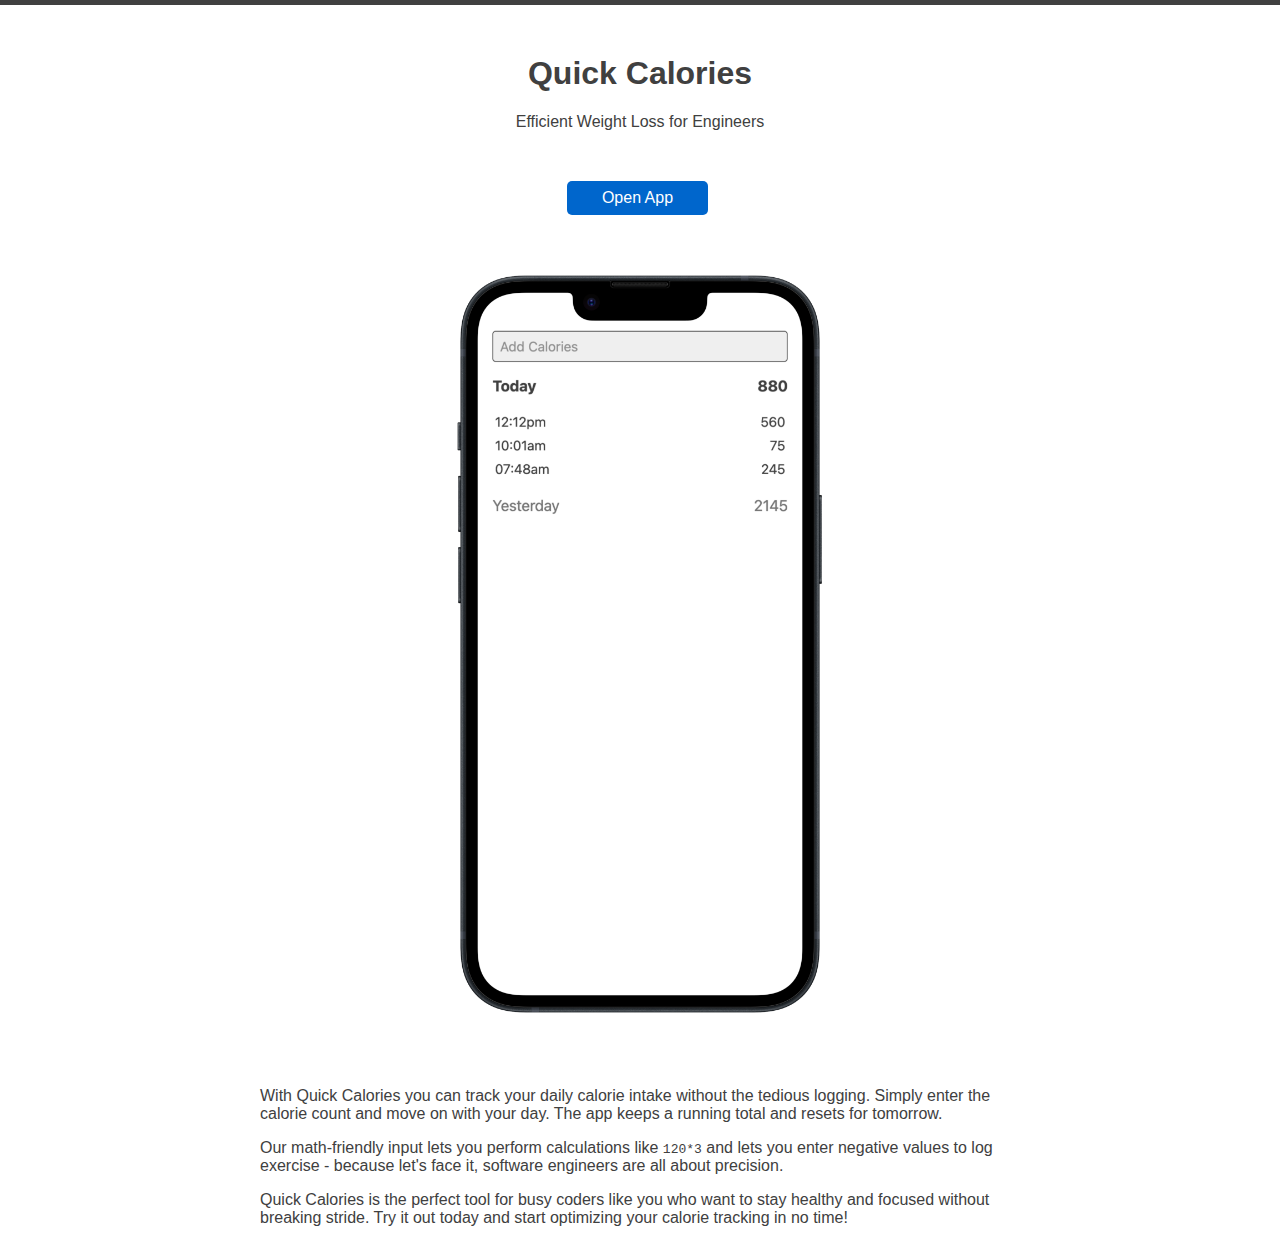
<file: index.html>
<!DOCTYPE html>

<head>

    <title>Quick Calories</title>

    <link rel="stylesheet" type="text/css" href="neat.css">
    <link rel="stylesheet" type="text/css" href="custom.css">

    <meta name="viewport" content="width=device-width, initial-scale=1.0">

</head>

<body>

    <h1 class="hero center">Quick Calories</h1>

    <p class="center">Efficient Weight Loss for Engineers</p>

    <div class="center" style="margin-top: 50px; margin-bottom: 50px;">
        <a href="https://calories.joeldare.com/app" class="button main" target="_blank">Open App</a>
    </div>

    <img src="calories.png">

    <p style="margin-top: 4rem;">With Quick Calories you can track your daily calorie intake without the tedious logging. Simply enter the calorie count and move on with your day. The app keeps a running total and resets for tomorrow.</p>

    <p>Our math-friendly input lets you perform calculations like <code>120*3</code> and lets you enter negative values to log exercise - because let's face it, software engineers are all about precision.</p>
    
    <p>Quick Calories is the perfect tool for busy coders like you who want to stay healthy and focused without breaking stride. Try it out today and start optimizing your calorie tracking in no time!</p>

    <script src="https://counter.joeldare.com/counter.js" async></script>

</body>

</html>
</file>
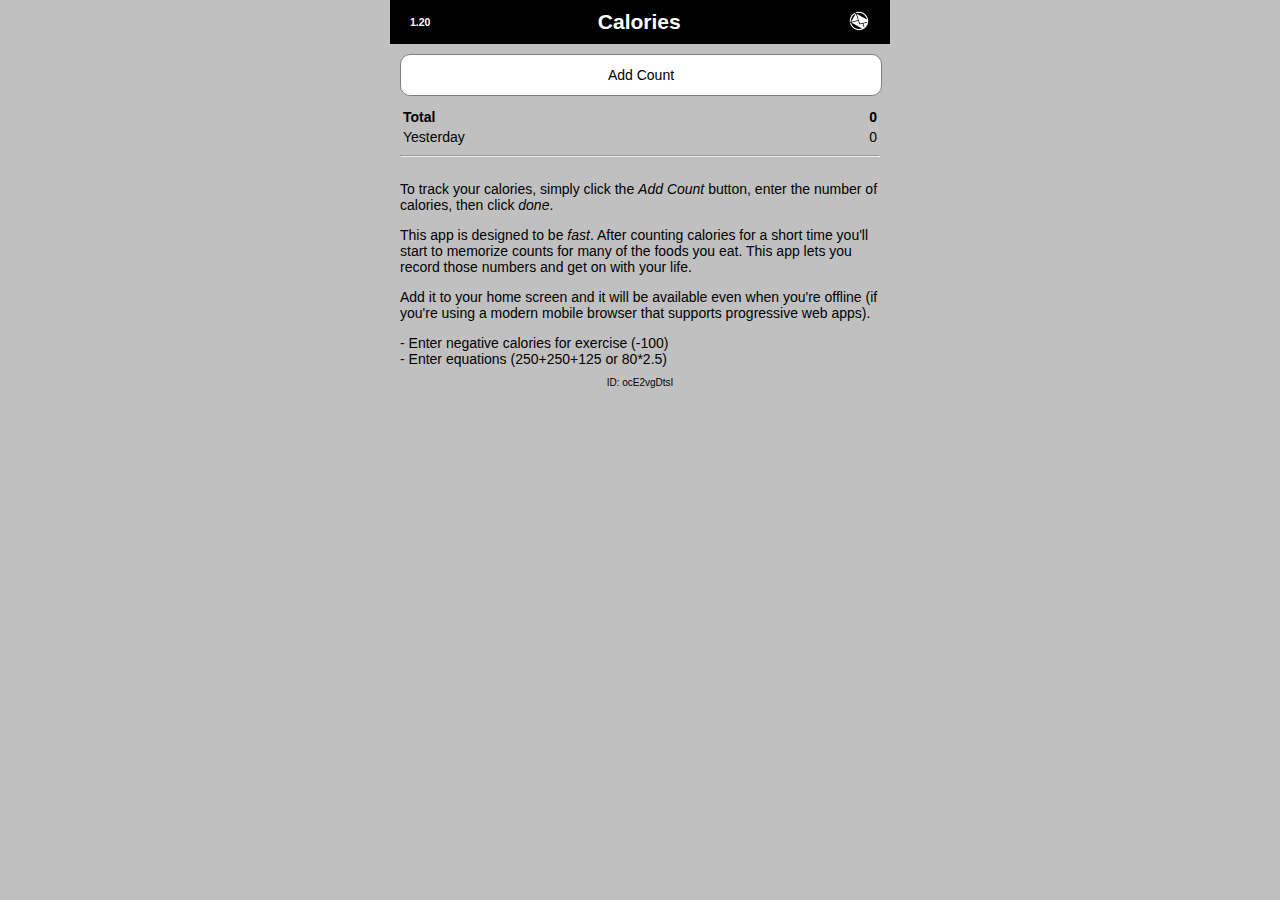
<file: app/index.html>
<!DOCTYPE html>

<html manifest="cache.manifest">

<head>

	<title>Calories</title>

	<!-- Meta Tags -->
	<meta charset=UTF-8>
	<meta name="robots" content="index, follow" />

	<meta name="description" content="" />
	<meta name="keywords" content="" />
	<meta name="author" content="" />

	<!-- Progressive Web App -->
	<link rel="manifest" href="/manifest.json">

	<!-- iPhone Specific -->
	<meta name="viewport" content="width=device-width; initial-scale=1.0; maximum-scale=1.0; user-scalable=0;">
	<link rel="apple-touch-icon" href="icon/icon_120x120.png" /> <!-- 57x57 or 112x112 Icon -->
	<link rel="apple-touch-startup-image" href="images/splash.png" /> <!-- 320x460 Splash Screen  -->
	<meta name="apple-mobile-web-app-capable" content="yes" />
	<!--
	<meta names="apple-mobile-web-app-status-bar-style" content="black-translucent" />
	-->

	<!-- JavaScript : Embedded -->
	<script type="text/javascript" src="calories.js"></script>
	<script type="text/javascript" src="quickuser.js"></script>

	<!-- CSS -->
	<style type="text/css">
	<!--

		p { margin-bottom: 10px; }
		h1 { font-size: 12px; margin-bottom: 10px; }
		a { color: black; text-decoration: none; }
		img { border: 0; }
		#titlebar { background-color: black; color: white; text-align: center; height: 44px; line-height: 44px; font-weight: bold; font-size: 1.5em; }
		#version { float: left; line-height: 44px; color: white; font-size: 0.5em; margin-left: 20px; }
		#icon { float: right; line-height: 44px; margin-right: 20px; }
		body { min-height: 406px; margin: 0; padding: 0; font-family: sans-serif; font-size: 14px; background-color: silver; }
		table { width: 100%; }
		.num { text-align: right; }
		.total { font-weight: bold; }
		#footer { font-size: 10px; text-align: center; }
		.toolbar { float: left; width: 25%; text-align: center; margin-bottom: 10px; }
		#calForm { margin-bottom: 15px; }
		#navigation { margin: 10px 10px 0 10px;}
		#report { margin: 10px; }
		#pgCols { margin: 10px; }
		#help { display: none; margin: 10px; }
		.button { width: 100%; height: 40px; line-height: 40px; text-align: center; -webkit-border-radius: 10px; background-color: white; border: 1px solid grey; }
		.small_button { float: left; padding-left: 10px; padding-right: 10px; height: 40px; line-height: 40px; text-align: center; -webkit-border-radius: 10px; background-color: white; border: 1px solid grey; }
		#shareware { display: none; position: fixed; width: 80%; background-color: black; margin-top: 10px; margin-left: 10%; margin-right: 10%; -webkit-border-radius: 10px; }
		#shareware p { margin-left: 10px; margin-right: 10px; color: white; }
		#shareware h2 { color: white; text-align: center; font-size: 1.125em; }
		#installer { display: none; position: absolute; width: 228px; background-color: white; border: 1px solid black; -webkit-border-radius: 10px; margin-left: 35px; margin-top: 50px; text-align: center; }
		#installer em { color: grey; }
		#container { max-width: 500px; margin-left: auto; margin-right: auto; background-color: silver; }
	
	-->
	</style>

</head>

<body>

	<div id="container">

		<!-- ::::::::::::::::::::::::::::::::::::::::::::::: TITLE BAR ::::: -->

		
		<div id="titlebar">
			<span id="version" title="Current Version">
			1.20
			</span>
			<span>
			Calories
			</span>
			<span id="icon">
			<a href="mailto:joel@joeldare.com?subject=Quick Calories Feedback"><img src="images/email.png" title="Email Author" style="width: 22px; height: 22px; margin-top: 10px;"></a>
			</span><!-- icon -->
		</div><!-- titlebar -->

		<!-- ::::::::::::::::::::::::::::::::::::::::: NAVIGATION FORM ::::: -->
		<div id="navigation">
		
			<div id="addButton" class="button">
				Add Count
			</div>

			<div id="calBox" style="text-align: center; display: none;">
				<input name="cal" id="calInput" type="text" pattern="/\d|\+|-+/" style="width: 94%; height: 33px; font-size: 18px;">
			</div>
					
		</div><!-- navigation -->

		<div id="report">
			<table>
				<tr>
					<td class="total">Total</td>
					<td class="num total" id="pgTotal">?</td>
				</tr>
				<tr>
					<td>Yesterday</td>
					<td style="text-align: right;" id="pgYesterday">?</td>
				</tr>
			</table>
			<hr>
		</div><!-- report -->
		<div id="pgCols">
			<table>
				<tr><td>&nbsp;</td><td>&nbsp;</td></tr>
			</table>
		</div><!-- pgCols -->
		
		<div id="help">
		
			<div id="installer">
		
				<p>To install:</p>
		
				<p>Tap the <em>+</em> icon below<br>
				then choose<br>
				<em>Add to Home Screen</em></p>
				<p><img src="images/down_arrow.png" style="width: 32px; height: 32px; margin-top: 10px;" /></p>
	
			</div>
		
			<p>To track your calories, simply click the <em>Add Count</em>
			button, enter the number of calories, then click <em>done</em>.</p>
			
			<p>This app is designed to be <em>fast</em>.  After counting
			calories for a short time you'll start to memorize counts for many 
			of the foods you eat. This app lets you record those numbers and
			get on with your life.</p>

			<p>Add it to your home screen and it will be available even when 
			you're offline (if you're using a modern mobile browser that 
			supports progressive web apps).</p>
			
			<p>
			- Enter negative calories for exercise (-100)<br />
			- Enter equations (250+250+125 or 80*2.5)
			</p>
			
		</div><!-- help -->

		<div id="footer">
			<p>
				ID: <span id="pgUserId">?</span>
			</p>
		</div><!-- footer -->

	</div><!-- container -->

</body>
	
</html>
</file>
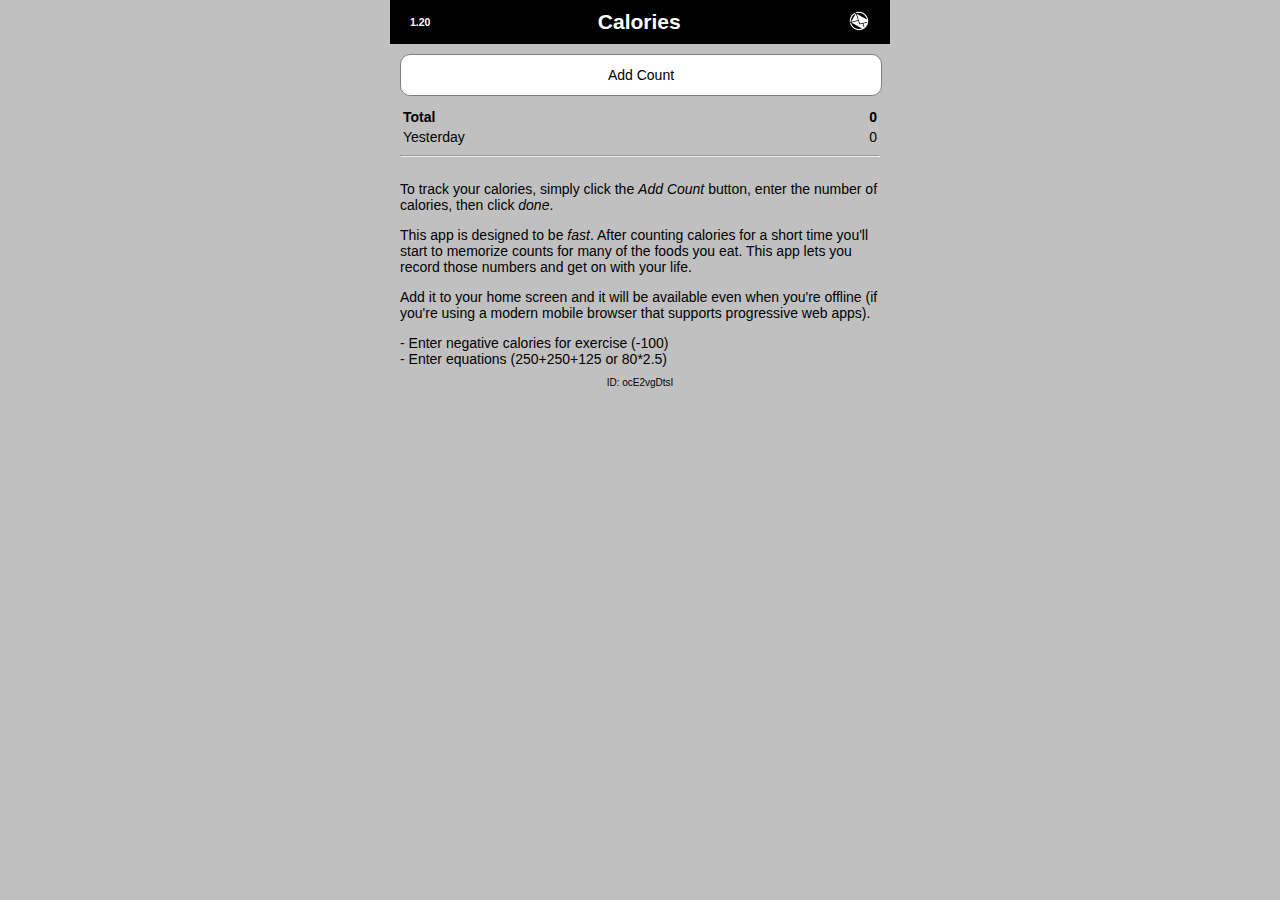
<file: v1/index.html>
<!DOCTYPE html>

<html>

<head>

	<title>Calories</title>

	<!-- Meta Tags -->
	<meta charset=UTF-8>

	<!-- Progressive Web App -->
	<link rel="manifest" href="/manifest.json">

	<!-- iPhone Specific -->
	<meta name="viewport" content="width=device-width; initial-scale=1.0; maximum-scale=1.0; user-scalable=0;">
	<link rel="apple-touch-icon" href="icon/icon_120x120.png" /> <!-- 57x57 or 112x112 Icon -->
	<link rel="apple-touch-startup-image" href="images/splash.png" /> <!-- 320x460 Splash Screen  -->
	<meta name="apple-mobile-web-app-capable" content="yes" />
	<!--
	<meta names="apple-mobile-web-app-status-bar-style" content="black-translucent" />
	-->

	<!-- JavaScript : Embedded -->
	<script type="text/javascript" src="calories.js"></script>
	<script type="text/javascript" src="quickuser.js"></script>

	<!-- CSS -->
	<style type="text/css">
	<!--

		p { margin-bottom: 10px; }
		h1 { font-size: 12px; margin-bottom: 10px; }
		a { color: black; text-decoration: none; }
		img { border: 0; }
		#titlebar { background-color: black; color: white; text-align: center; height: 44px; line-height: 44px; font-weight: bold; font-size: 1.5em; }
		#version { float: left; line-height: 44px; color: white; font-size: 0.5em; margin-left: 20px; }
		#icon { float: right; line-height: 44px; margin-right: 20px; }
		body { min-height: 406px; margin: 0; padding: 0; font-family: sans-serif; font-size: 14px; background-color: silver; }
		table { width: 100%; }
		.num { text-align: right; }
		.total { font-weight: bold; }
		#footer { font-size: 10px; text-align: center; }
		.toolbar { float: left; width: 25%; text-align: center; margin-bottom: 10px; }
		#calForm { margin-bottom: 15px; }
		#navigation { margin: 10px 10px 0 10px;}
		#report { margin: 10px; }
		#pgCols { margin: 10px; }
		#help { display: none; margin: 10px; }
		.button { width: 100%; height: 40px; line-height: 40px; text-align: center; -webkit-border-radius: 10px; background-color: white; border: 1px solid grey; }
		.small_button { float: left; padding-left: 10px; padding-right: 10px; height: 40px; line-height: 40px; text-align: center; -webkit-border-radius: 10px; background-color: white; border: 1px solid grey; }
		#shareware { display: none; position: fixed; width: 80%; background-color: black; margin-top: 10px; margin-left: 10%; margin-right: 10%; -webkit-border-radius: 10px; }
		#shareware p { margin-left: 10px; margin-right: 10px; color: white; }
		#shareware h2 { color: white; text-align: center; font-size: 1.125em; }
		#installer { display: none; position: absolute; width: 228px; background-color: white; border: 1px solid black; -webkit-border-radius: 10px; margin-left: 35px; margin-top: 50px; text-align: center; }
		#installer em { color: grey; }
		#container { max-width: 500px; margin-left: auto; margin-right: auto; background-color: silver; }
	
	-->
	</style>

</head>

<body>

	<div id="container">

		<!-- ::::::::::::::::::::::::::::::::::::::::::::::: TITLE BAR ::::: -->

		
		<div id="titlebar">
			<span id="version" title="Current Version">
			1.20
			</span>
			<span>
			Calories
			</span>
			<span id="icon">
			<a href="mailto:joel@joeldare.com?subject=Quick Calories Feedback"><img src="images/email.png" title="Email Author" style="width: 22px; height: 22px; margin-top: 10px;"></a>
			</span><!-- icon -->
		</div><!-- titlebar -->

		<!-- ::::::::::::::::::::::::::::::::::::::::: NAVIGATION FORM ::::: -->
		<div id="navigation">
		
			<div id="addButton" class="button">
				Add Count
			</div>

			<div id="calBox" style="text-align: center; display: none;">
				<input name="cal" id="calInput" type="text" pattern="/\d|\+|-+/" style="width: 94%; height: 33px; font-size: 18px;">
			</div>
					
		</div><!-- navigation -->

		<div id="report">
			<table>
				<tr>
					<td class="total">Total</td>
					<td class="num total" id="pgTotal">?</td>
				</tr>
				<tr>
					<td>Yesterday</td>
					<td style="text-align: right;" id="pgYesterday">?</td>
				</tr>
			</table>
			<hr>
		</div><!-- report -->
		<div id="pgCols">
			<table>
				<tr><td>&nbsp;</td><td>&nbsp;</td></tr>
			</table>
		</div><!-- pgCols -->
		
		<div id="help">
		
			<div id="installer">
		
				<p>To install:</p>
		
				<p>Tap the <em>+</em> icon below<br>
				then choose<br>
				<em>Add to Home Screen</em></p>
				<p><img src="images/down_arrow.png" style="width: 32px; height: 32px; margin-top: 10px;" /></p>
	
			</div>
		
			<p>To track your calories, simply click the <em>Add Count</em>
			button, enter the number of calories, then click <em>done</em>.</p>
			
			<p>This app is designed to be <em>fast</em>.  After counting
			calories for a short time you'll start to memorize counts for many 
			of the foods you eat. This app lets you record those numbers and
			get on with your life.</p>

			<p>Add it to your home screen and it will be available even when 
			you're offline (if you're using a modern mobile browser that 
			supports progressive web apps).</p>
			
			<p>
			- Enter negative calories for exercise (-100)<br />
			- Enter equations (250+250+125 or 80*2.5)
			</p>
			
		</div><!-- help -->

		<div id="footer">
			<p>
				ID: <span id="pgUserId">?</span>
			</p>
		</div><!-- footer -->

	</div><!-- container -->

</body>
	
</html>
</file>
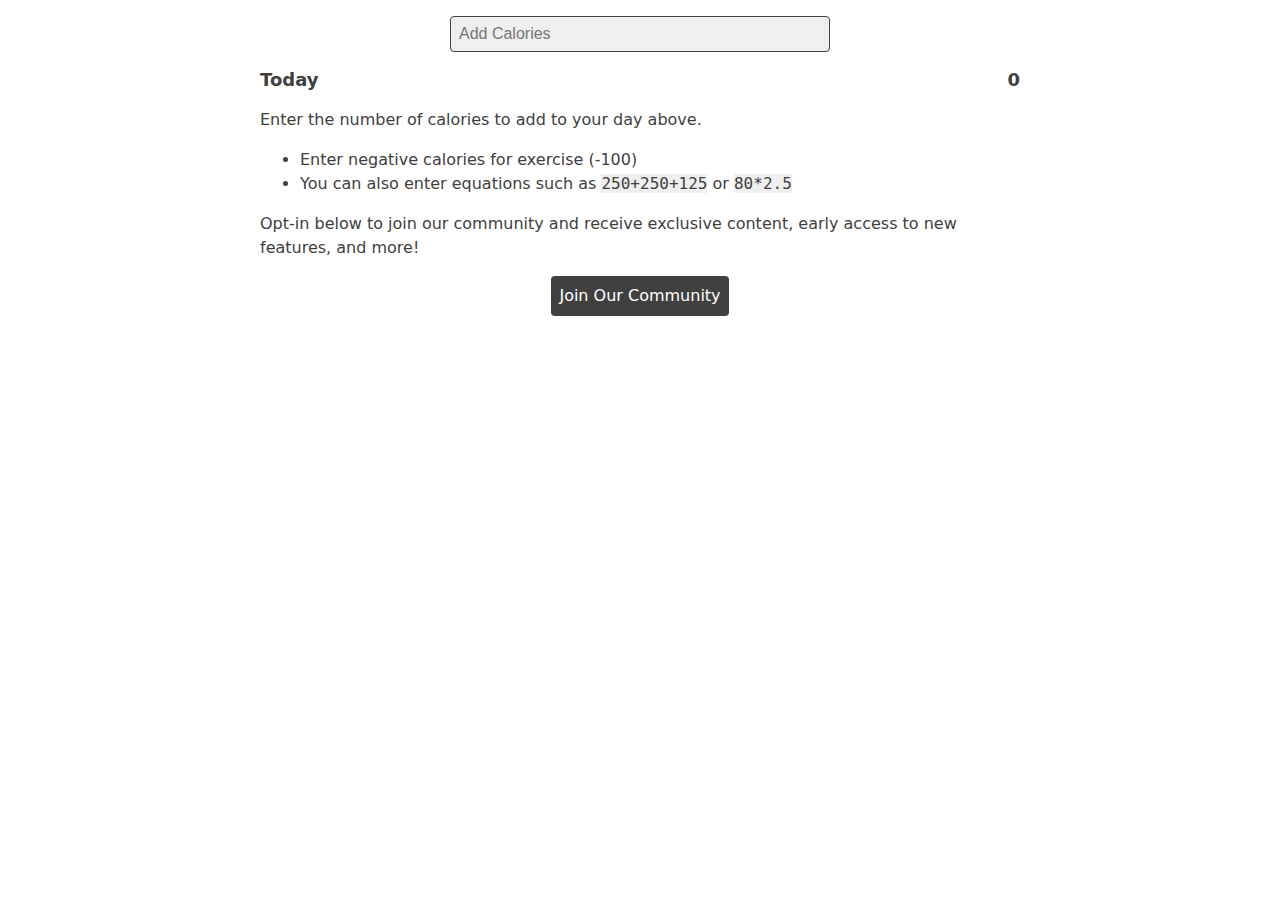
<file: v2/index.html>
<!DOCTYPE html>

<head>

    <title>Calories</title>

    <link rel="stylesheet" type="text/css" href="neat.css">
    <link rel="stylesheet" type="text/css" href="custom.css">

    <meta name="viewport" content="width=device-width, initial-scale=1.0">
    <meta charset="UTF-8">
	<link rel="manifest" href="manifest.json">

</head>

<body>

    <p class="header">
        Quick Calories
    </p>

    <p class="center">
        <input name="cal" id="calInput" type="text" pattern="/\d|\+|-+/" placeholder="Add Calories">
    </p>

    <div class="today row">
        <div>Today</div>
        <div id="total" class="right">12345</div>
    </div>

    <div id="log">

        <div id="entries"></div>

        <!--
        <div class="yesterday row">
            <div>Yesterday</div>
            <div id="yesterday" class="right">12345</div>
        </div>
        -->

    </div>

    <div id="help" style="display: none;">

        <p>Enter the number of calories to add to your day above.</p>

        <ul>
            <li>Enter negative calories for exercise (-100)</li>
            <li>You can also enter equations such as <code>250+250+125</code> or <code>80*2.5</code></li>
        </ul>

        <p>Opt-in below to join our community and receive exclusive content, early access to new features, and more!</p>

        <p class="center"><a class="button" href="https://dashboard.mailerlite.com/forms/1006416/125749616101558123/share">Join Our Community</a></p>

    </div>

</body>

<script type="text/javascript" src="quickuser.js"></script>
<script type="text/javascript" src="calories.js"></script>

<script src="https://counter.joeldare.com/counter.js" async></script>

</html>
</file>
<file: neat.css>
* {
    box-sizing: border-box;
    color: #404040;
}

html {
    border-style: solid;
    border-width: 5px 0 0 0;
    border-color: #404040;
    font-family: sans-serif;
}

body {
    background-color: white;
    margin: 0;
    max-width: 800px;
    padding: 0 20px 20px 20px;
}

p {
    margin-bottom: 10px;
}

img {
    width: 100%;
}

pre {
    overflow: auto;
}

.button {
    display: inline-block;
    background-color: #404040;
    color: white;
    text-align: center;
    padding: 8px;
    margin-right: 5px;
    border-radius: 5px;
    text-decoration: none;
}

.button:lastchild {
    margin-right: 0;
}

.center {
    display: block;
    margin-left: auto;
    margin-right: auto;
    text-align: center;
}

.home {
    display: inline-block;
    background-color: #404040;
    color: white;
    margin-top: 20px;
    padding: 5px 10px 5px 10px;
    text-decoration: none;
    font-weight: bold;
}


/* Desktop sizes */
@media only screen and (min-width: 600px) {
    ol {
        column-count: 2;
    }
    body {
        margin-left: 60px;
        margin-right: 60px;
    }
}
</file>
<file: custom.css>
body {
    margin-left: auto;
    margin-right: auto;
}

img {
    display: block;
    width: auto;
    margin-left: auto;
    margin-right: auto;
}

.hero {
    margin-top: 50px;
}

.button {
    padding: 8px 35px 8px 35px;
}

.light {
    background-color: #999;
}

.main {
    background-color: #0066CC;
    color: white;
}

/* Desktop sizes */
@media (min-width: 600px) {
    img {
        width: 50%;
    }
}
</file>
<file: v2/neat.css>
:root {
    color-scheme: light dark;
    --light: #fff;
    --lesslight: #efefef;
    --dark: #404040;
    --moredark: #000;
    --link: royalblue;
    border-top: 5px solid var(--dark);
    line-height: 1.5em;
    font-family: system-ui, sans-serif;
    font-size: 16px;
}

* {
    box-sizing: border-box;
    color: var(--dark);
}

h1 {
    line-height: 1em;
}

button, input {
    font-size: 1em; /* Override browser default font shrinking*/
}

input {
    border: 1px solid var(--dark);
    background-color: var(--lesslight);
    border-radius: .25em;
    padding: .5em;
}

pre {
    background-color: var(--lesslight);
    margin: 0.5em 0 0.5em 0;
    padding: 0.5em;
    overflow: auto;
}

code {
    background-color: var(--lesslight);
}

body {
    background-color: var(--light);
    margin: 0;
    max-width: 800px;
    padding: 0 20px 20px 20px;
    margin-left: auto;
    margin-right: auto;
}

a {
    outline: none;
}

a:hover {
    text-decoration-color: var(--link);
}

img {
    max-width: 100%;
    height: auto;
}

button, .button, input[type=submit] {
    display: inline-block;
    background-color: var(--dark);
    color: var(--light);
    text-align: center;
    padding: .5em;
    border-radius: .25em;
    text-decoration: none;
    border: none;
    cursor: pointer;
}

button:hover, .button:hover, input[type=submit]:hover {
    color: var(--lesslight);
    background-color: var(--moredark);
}

/* Add a margin between side-by-side buttons */
button + button, .button + .button, input[type=submit] + input[type=submit] {
    margin-left: 1em;
}

.center {
    display: block;
    margin-left: auto;
    margin-right: auto;
    text-align: center;
}

.bordered {
    border: 3px solid var(--dark);
}

.home {
    display: inline-block;
    background-color: var(--dark);
    color: var(--light);
    margin-top: 20px;
    padding: 5px 10px 5px 10px;
    text-decoration: none;
    font-weight: bold;
}


/* Desktop sizes */
@media (min-width: 600px) {
    ol.twocol {
        column-count: 2;
    }
    
    .row {
        display: flex;
        flex-direction: row;
        padding: 0;
        width: 100%;
    }

    /* Make everything in a row a column */
    .row > * {
        display: block;
        flex: 1 1 auto;
        max-width: 100%;
        width: 100%;
    }

    .row > *:not(:last-child) {
        margin-right: 10px;
    }
}

/* Dark mode overrides (confusingly inverse) */
@media (prefers-color-scheme: dark) {
    :root {
        --light: #222;
        --lesslight: #333;
        --dark: #eee;
        --moredark: #fefefe;
    }
    /* This fixes an odd blue then white shadow on FF in dark mode */
    *:focus {
        outline: var(--light);
        box-shadow: 0 0 0 .25em var(--link);
    }
}

/* Printing */
@media print {
    .home {
        display: none;
    }
}
</file>
<file: v2/custom.css>
:root {
    --faded: #777;
    border-top: none;
}

input {
    width: 100%;
}

table {
    width: 100%;
}

.header {
    display: none;
    font-weight: bold;
    text-align: center;
}

.today {
    font-size: large;
    font-weight: bold;
    margin-bottom: 1rem;
}

.yesterday {
    font-size: large;
    color: inherit;
    margin-top: 1rem;
}

.yesterday div {
    color: var(--faded);
}

#help {
    display: none;
}

.right {
    display: block;
    margin-left: auto;
    text-align: right;
}

.row {
    display: flex;
    flex-direction: row;
    padding: 0;
    width: 100%;
}

/* Make everything in a row a column */
.row > * {
    display: block;
    flex: 1 1 auto;
    max-width: 100%;
    width: 100%;
}

/* Desktop sizes */
@media (min-width: 600px) {
    input {
        width: 50%;
    }
}

@media (prefers-color-scheme: dark) {
    :root {
        --faded: #777;
    }
}
</file>
